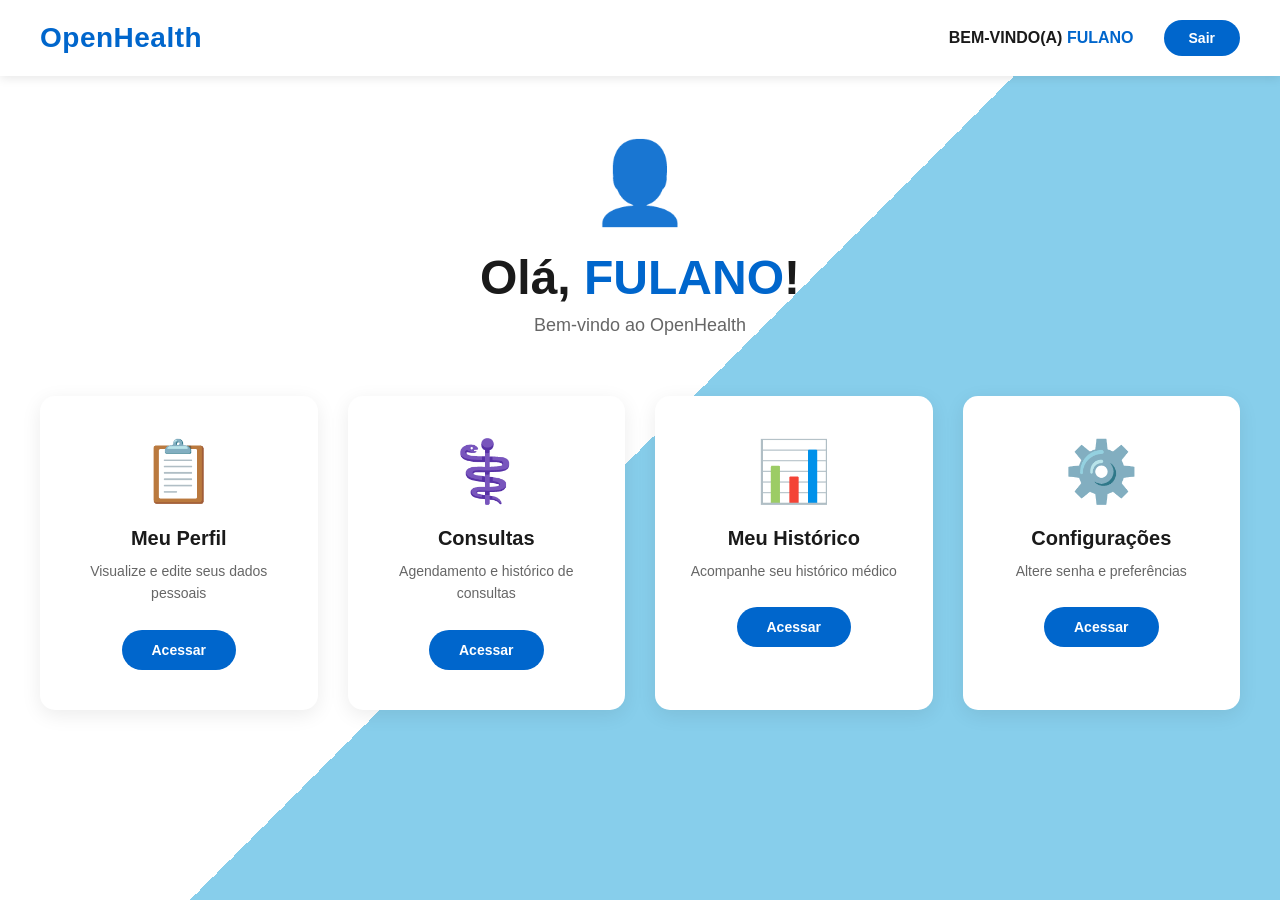
<file: src/main/resources/static/landing.html>
<!DOCTYPE html>
<html lang="pt-BR">
<head>
    <meta charset="UTF-8">
    <meta name="viewport" content="width=device-width, initial-scale=1.0">
    <title>OpenHealth - Dashboard</title>
    <link rel="stylesheet" href="landing-style.css">
</head>
<body>
    <div class="dashboard-container">
        <nav class="navbar">
            <div class="navbar-left">
                <h2 class="logo">OpenHealth</h2>
            </div>
            <div class="navbar-right">
                <span class="welcome-text">BEM-VINDO(A) <span id="userName">FULANO</span></span>
                <button class="logout-btn" onclick="logout()">Sair</button>
            </div>
        </nav>

        <div class="content">
            <div class="greeting-section">
                <div class="greeting-icon">👤</div>
                <h1>Olá, <span id="userNameLarge">FULANO</span>!</h1>
                <p>Bem-vindo ao OpenHealth</p>
            </div>

            <div class="dashboard-cards">
                <div class="card">
                    <div class="card-icon">📋</div>
                    <h3>Meu Perfil</h3>
                    <p>Visualize e edite seus dados pessoais</p>
                    <button onclick="goToProfile()">Acessar</button>
                </div>

                <div class="card">
                    <div class="card-icon">⚕️</div>
                    <h3>Consultas</h3>
                    <p>Agendamento e histórico de consultas</p>
                    <button onclick="goToConsultations()">Acessar</button>
                </div>

                <div class="card">
                    <div class="card-icon">📊</div>
                    <h3>Meu Histórico</h3>
                    <p>Acompanhe seu histórico médico</p>
                    <button onclick="goToHistory()">Acessar</button>
                </div>

                <div class="card">
                    <div class="card-icon">⚙️</div>
                    <h3>Configurações</h3>
                    <p>Altere senha e preferências</p>
                    <button onclick="goToSettings()">Acessar</button>
                </div>
            </div>
        </div>
    </div>

    <script src="landing-script.js"></script>
</body>
</html>
</file>
<file: src/main/resources/static/landing-style.css>
* {
    margin: 0;
    padding: 0;
    box-sizing: border-box;
}

body {
    font-family: 'Segoe UI', Tahoma, Geneva, Verdana, sans-serif;
    background: linear-gradient(135deg, #FFFFFF 0%, #FFFFFF 50%, #87CEEB 50%, #87CEEB 100%),
                linear-gradient(45deg, #90EE90 0%, #90EE90 50%, #FFFFFF 50%, #FFFFFF 100%);
    background-size: 100% 100%;
    background-attachment: fixed;
    min-height: 100vh;
}

.dashboard-container {
    display: flex;
    flex-direction: column;
    min-height: 100vh;
}

/* NAVBAR */
.navbar {
    background: white;
    padding: 20px 40px;
    box-shadow: 0 2px 10px rgba(0, 0, 0, 0.1);
    display: flex;
    justify-content: space-between;
    align-items: center;
}

.navbar-left {
    flex: 1;
}

.logo {
    font-size: 28px;
    font-weight: 700;
    color: #0066cc;
    letter-spacing: 0.5px;
}

.navbar-right {
    display: flex;
    align-items: center;
    gap: 30px;
}

.welcome-text {
    font-size: 16px;
    font-weight: 600;
    color: #1a1a1a;
}

#userName {
    color: #0066cc;
    font-weight: 700;
    text-transform: uppercase;
}

.logout-btn {
    padding: 10px 25px;
    border: none;
    border-radius: 25px;
    background: #0066cc;
    color: white;
    font-size: 14px;
    font-weight: 600;
    cursor: pointer;
    transition: background 0.3s ease;
}

.logout-btn:hover {
    background: #0052a3;
}

/* CONTENT */
.content {
    flex: 1;
    padding: 60px 40px;
    overflow-y: auto;
}

.greeting-section {
    text-align: center;
    margin-bottom: 60px;
    animation: slideDown 0.5s ease-out;
}

.greeting-icon {
    font-size: 80px;
    margin-bottom: 20px;
    animation: pulse 2s ease-in-out infinite;
}

.greeting-section h1 {
    font-size: 48px;
    font-weight: 700;
    color: #1a1a1a;
    margin-bottom: 10px;
}

#userNameLarge {
    color: #0066cc;
    text-transform: uppercase;
}

.greeting-section p {
    font-size: 18px;
    color: #666;
}

/* DASHBOARD CARDS */
.dashboard-cards {
    display: grid;
    grid-template-columns: repeat(auto-fit, minmax(250px, 1fr));
    gap: 30px;
    max-width: 1200px;
    margin: 0 auto;
}

.card {
    background: white;
    padding: 40px 30px;
    border-radius: 15px;
    box-shadow: 0 5px 20px rgba(0, 0, 0, 0.08);
    text-align: center;
    transition: transform 0.3s ease, box-shadow 0.3s ease;
    cursor: pointer;
}

.card:hover {
    transform: translateY(-10px);
    box-shadow: 0 15px 40px rgba(0, 0, 0, 0.15);
}

.card-icon {
    font-size: 60px;
    margin-bottom: 20px;
    display: block;
}

.card h3 {
    font-size: 20px;
    font-weight: 700;
    color: #1a1a1a;
    margin-bottom: 10px;
}

.card p {
    font-size: 14px;
    color: #666;
    margin-bottom: 25px;
    line-height: 1.6;
}

.card button {
    padding: 12px 30px;
    border: none;
    border-radius: 25px;
    background: #0066cc;
    color: white;
    font-size: 14px;
    font-weight: 600;
    cursor: pointer;
    transition: background 0.3s ease;
}

.card button:hover {
    background: #0052a3;
}

/* ANIMATIONS */
@keyframes slideDown {
    from {
        opacity: 0;
        transform: translateY(-30px);
    }
    to {
        opacity: 1;
        transform: translateY(0);
    }
}

@keyframes pulse {
    0%, 100% {
        transform: scale(1);
    }
    50% {
        transform: scale(1.05);
    }
}

/* RESPONSIVE */
@media (max-width: 768px) {
    .navbar {
        flex-direction: column;
        gap: 15px;
        padding: 15px 20px;
    }

    .navbar-right {
        width: 100%;
        justify-content: space-between;
    }

    .content {
        padding: 30px 20px;
    }

    .greeting-section h1 {
        font-size: 32px;
    }

    .greeting-icon {
        font-size: 60px;
    }

    .dashboard-cards {
        grid-template-columns: 1fr;
        gap: 20px;
    }

    .card {
        padding: 30px 20px;
    }
}
</file>
